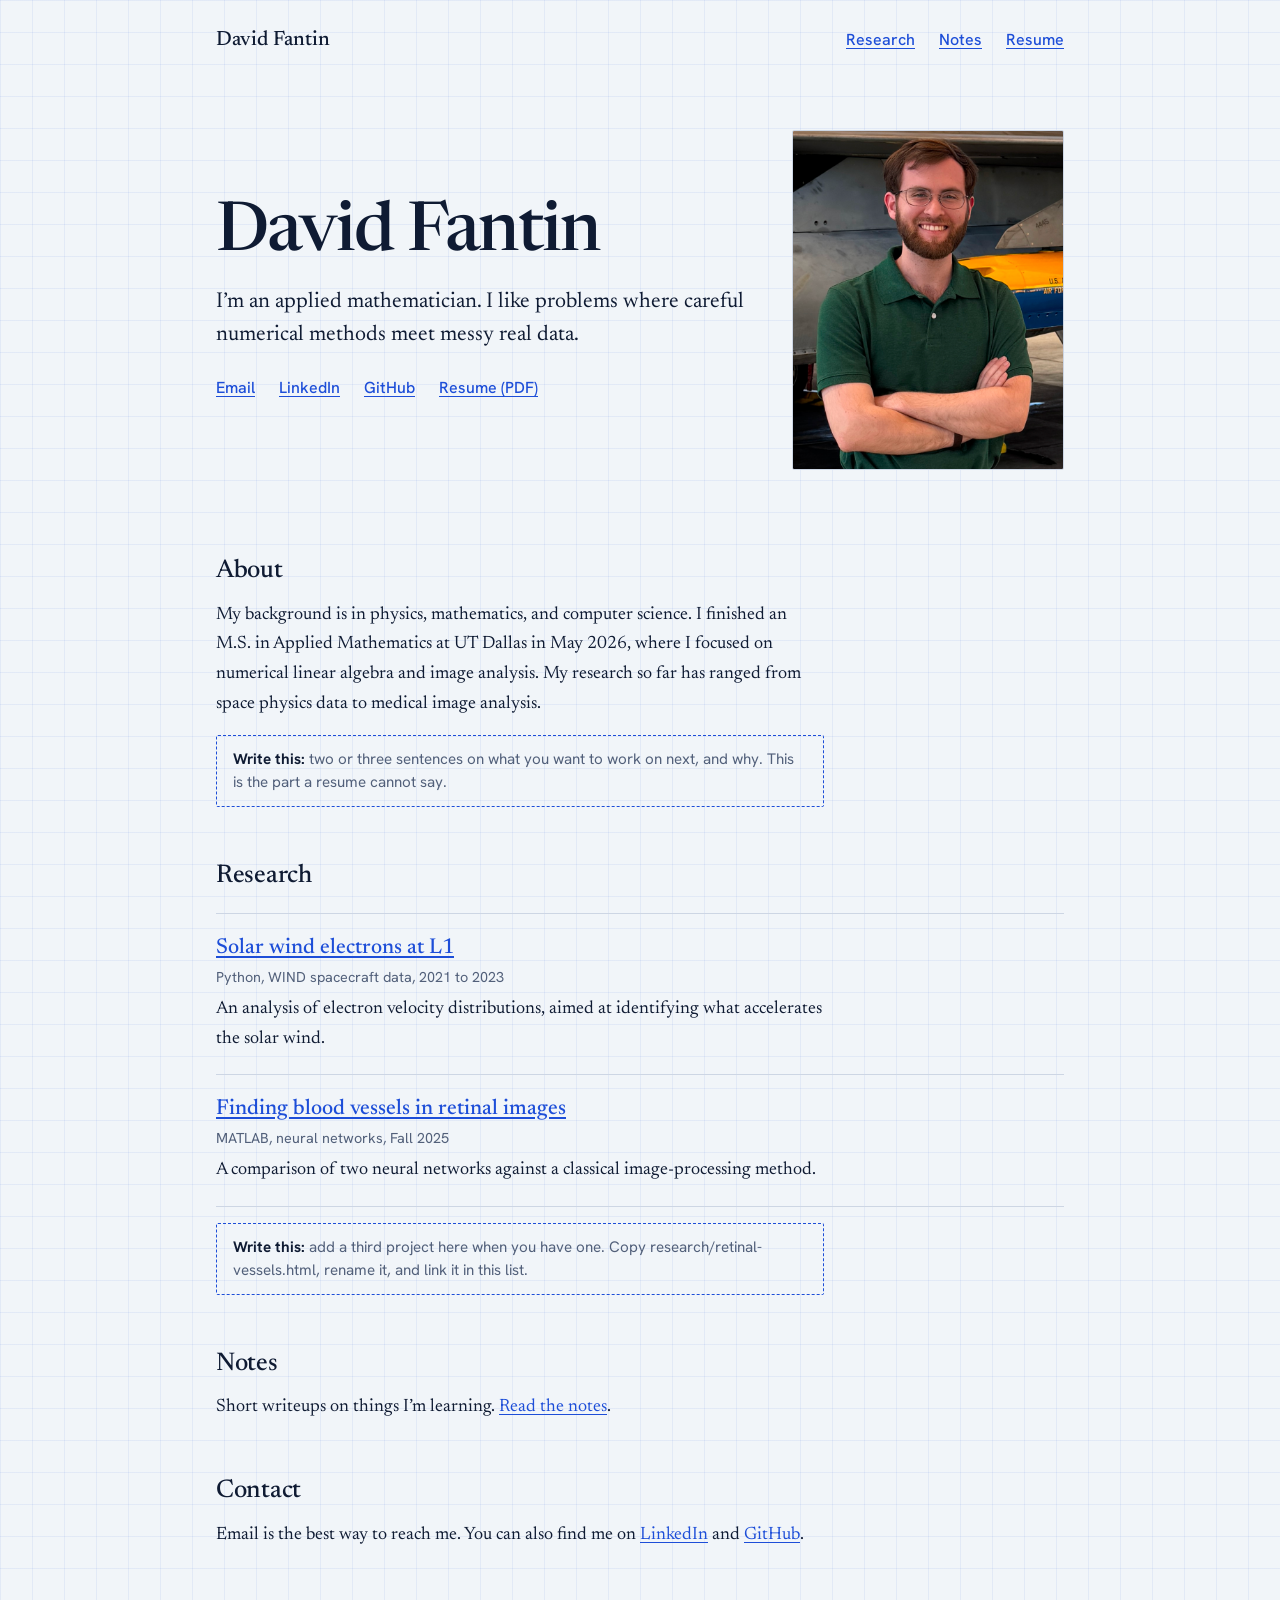
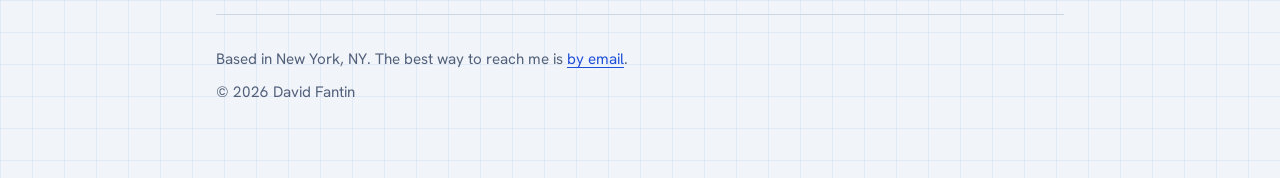
<file: index.html>
<!DOCTYPE html>
<html lang="en">
<head>
<meta charset="utf-8">
<meta name="viewport" content="width=device-width, initial-scale=1">
<title>David Fantin</title>
<meta name="description" content="David Fantin is an applied mathematician whose research covers space physics data, numerical methods, and image analysis.">
<link rel="preconnect" href="https://fonts.googleapis.com">
<link rel="preconnect" href="https://fonts.gstatic.com" crossorigin>
<link href="https://fonts.googleapis.com/css2?family=Hanken+Grotesk:wght@400;500;600&family=Newsreader:ital,opsz,wght@0,6..72,400;0,6..72,500;1,6..72,400&display=swap" rel="stylesheet">
<link rel="stylesheet" href="style.css">
</head>
<body>
<div class="wrap">
<header class="site-nav">
  <a class="name" href="index.html">David Fantin</a>
  <nav aria-label="Main"><ul>
    <li><a href="index.html#research">Research</a></li>
    <li><a href="notes/index.html">Notes</a></li>
    <li><a href="resume.pdf">Resume</a></li>
  </ul></nav>
</header>

<main>
<section class="hero">
  <div>
    <h1>David Fantin</h1>
    <p class="lead">I’m an applied mathematician. I like problems where careful numerical methods meet messy real data.</p>
    <ul class="links">
      <li><a href="mailto:davidfantin.2000@gmail.com">Email</a></li>
      <li><a href="https://linkedin.com/in/djfantin">LinkedIn</a></li>
      <li><a href="https://github.com/DavidFantin">GitHub</a></li>
      <li><a href="resume.pdf">Resume (PDF)</a></li>
    </ul>
  </div>
  <img class="portrait" src="profile-pic.png" alt="Portrait of David Fantin">
  <!-- OPTIONAL ANIMATION: to use it instead of the photo, delete the img above,
       uncomment this figure, the script at the bottom of this file, and the
       ".viz" and ".ctrl" rules in style.css.
  <figure class="viz">
    <canvas id="flow" role="img" aria-label="Animated phase portrait of a damped pendulum: particles spiral toward stable equilibria and away from saddle points"></canvas>
    <label class="ctrl" for="damp">Damping <input id="damp" type="range" min="0.05" max="0.8" step="0.01" value="0.25"> <output id="dampOut" for="damp">0.25</output></label>
    <figcaption>Particles flowing through the phase portrait of a damped pendulum, integrated with a fourth-order Runge–Kutta method. Drag the slider to change the damping.</figcaption>
  </figure>
  -->
</section>

<section id="about">
  <h2>About</h2>
  <p>My background is in physics, mathematics, and computer science. I finished an M.S. in Applied Mathematics at UT Dallas in May 2026, where I focused on numerical linear algebra and image analysis. My research so far has ranged from space physics data to medical image analysis.</p>
  <div class="todo"><strong>Write this:</strong> two or three sentences on what you want to work on next, and why. This is the part a resume cannot say.</div>
</section>

<section id="research">
  <h2>Research</h2>
  <ul class="list">
    <li>
      <h3><a href="research/solar-wind.html">Solar wind electrons at L1</a></h3>
      <p class="small">Python, WIND spacecraft data, 2021 to 2023</p>
      <p>An analysis of electron velocity distributions, aimed at identifying what accelerates the solar wind.</p>
    </li>
    <li>
      <h3><a href="research/retinal-vessels.html">Finding blood vessels in retinal images</a></h3>
      <p class="small">MATLAB, neural networks, Fall 2025</p>
      <p>A comparison of two neural networks against a classical image-processing method.</p>
    </li>
  </ul>
  <div class="todo"><strong>Write this:</strong> add a third project here when you have one. Copy research/retinal-vessels.html, rename it, and link it in this list.</div>
</section>

<section id="notes">
  <h2>Notes</h2>
  <p>Short writeups on things I’m learning. <a href="notes/index.html">Read the notes</a>.</p>
</section>

<section id="contact">
  <h2>Contact</h2>
  <p>Email is the best way to reach me. You can also find me on <a href="https://linkedin.com/in/djfantin">LinkedIn</a> and <a href="https://github.com/DavidFantin">GitHub</a>.</p>
</section>
</main>
<footer>
  <p>Based in New York, NY. The best way to reach me is <a href="mailto:davidfantin.2000@gmail.com">by email</a>.</p>
  <p>© 2026 David Fantin</p>
</footer>
</div>
<!-- OPTIONAL ANIMATION SCRIPT (see the note in the hero section). Uncomment to use.
<script>
(function () {
  var cv = document.getElementById('flow');
  if (!cv) return;
  var ctx = cv.getContext('2d');
  var slider = document.getElementById('damp');
  var out = document.getElementById('dampOut');
  var XR = 4.2, YR = 3.15, TRAIL = 26, N = 240;
  var c = parseFloat(slider.value), W = 0, H = 0, colors = {}, ps = [];
  var reduce = window.matchMedia('(prefers-reduced-motion: reduce)').matches;

  function readColors() {
    var s = getComputedStyle(document.documentElement);
    colors = {
      accent: s.getPropertyValue('--accent').trim(),
      muted: s.getPropertyValue('--muted').trim(),
      ink: s.getPropertyValue('--ink').trim(),
      sans: s.getPropertyValue('--sans').trim()
    };
  }
  function sx(x) { return (x + XR) / (2 * XR) * W; }
  function sy(y) { return (YR - y) / (2 * YR) * H; }

  // One fourth-order Runge-Kutta step for x' = y, y' = -sin(x) - c*y
  function step(p, h) {
    var x = p.x, y = p.y;
    var k1x = y, k1y = -Math.sin(x) - c * y;
    var k2x = y + h / 2 * k1y, k2y = -Math.sin(x + h / 2 * k1x) - c * (y + h / 2 * k1y);
    var k3x = y + h / 2 * k2y, k3y = -Math.sin(x + h / 2 * k2x) - c * (y + h / 2 * k2y);
    var k4x = y + h * k3y, k4y = -Math.sin(x + h * k3x) - c * (y + h * k3y);
    p.x = x + h / 6 * (k1x + 2 * k2x + 2 * k3x + k4x);
    p.y = y + h / 6 * (k1y + 2 * k2y + 2 * k3y + k4y);
  }
  function spawn(p) {
    p.x = (Math.random() * 2 - 1) * XR;
    p.y = (Math.random() * 2 - 1) * YR;
    p.age = 0;
    p.max = 150 + Math.random() * 150;
    p.trail = [];
    return p;
  }
  function drawAxes() {
    ctx.globalAlpha = 0.45;
    ctx.strokeStyle = colors.muted;
    ctx.lineWidth = 1;
    ctx.beginPath();
    ctx.moveTo(0, sy(0)); ctx.lineTo(W, sy(0));
    ctx.moveTo(sx(0), 0); ctx.lineTo(sx(0), H);
    ctx.stroke();
    ctx.globalAlpha = 1;
    ctx.fillStyle = colors.muted;
    ctx.font = 'italic 15px ' + colors.sans;
    ctx.fillText('\u03B8', W - 18, sy(0) - 8);
    ctx.fillText('\u03C9', sx(0) + 8, 16);
    // equilibria: stable at theta = 0, saddles at theta = +/- pi
    ctx.fillStyle = colors.accent;
    ctx.beginPath(); ctx.arc(sx(0), sy(0), 4, 0, 6.2832); ctx.fill();
    ctx.strokeStyle = colors.ink;
    ctx.lineWidth = 1.5;
    [-Math.PI, Math.PI].forEach(function (x) {
      ctx.beginPath(); ctx.arc(sx(x), sy(0), 4, 0, 6.2832); ctx.stroke();
    });
  }
  function strokeTrail(t, alpha) {
    if (t.length < 2) return;
    ctx.globalAlpha = alpha;
    ctx.beginPath();
    ctx.moveTo(t[0][0], t[0][1]);
    for (var i = 1; i < t.length; i++) ctx.lineTo(t[i][0], t[i][1]);
    ctx.stroke();
  }
  function frame() {
    ctx.clearRect(0, 0, W, H);
    drawAxes();
    ctx.strokeStyle = colors.accent;
    ctx.lineWidth = 1.5;
    ctx.lineCap = 'round';
    for (var i = 0; i < ps.length; i++) {
      var p = ps[i];
      step(p, 0.03); step(p, 0.03);
      p.age++;
      if (p.age > p.max || Math.abs(p.x) > XR || Math.abs(p.y) > YR) { spawn(p); continue; }
      p.trail.push([sx(p.x), sy(p.y)]);
      if (p.trail.length > TRAIL) p.trail.shift();
      var fade = Math.min(1, p.age / 15, (p.max - p.age) / 15);
      strokeTrail(p.trail, 0.7 * fade);
    }
    ctx.globalAlpha = 1;
    requestAnimationFrame(frame);
  }
  function drawStatic() {
    ctx.clearRect(0, 0, W, H);
    drawAxes();
    ctx.strokeStyle = colors.accent;
    ctx.lineWidth = 1.5;
    for (var i = 0; i < 9; i++) {
      for (var j = 0; j < 5; j++) {
        var p = { x: -XR + (i + 0.5) * (2 * XR / 9), y: -YR + (j + 0.5) * (2 * YR / 5) };
        var t = [[sx(p.x), sy(p.y)]];
        for (var k = 0; k < 220; k++) {
          step(p, 0.04);
          if (Math.abs(p.x) > XR || Math.abs(p.y) > YR) break;
          t.push([sx(p.x), sy(p.y)]);
        }
        strokeTrail(t, 0.5);
      }
    }
    ctx.globalAlpha = 1;
  }
  function resize() {
    var r = cv.getBoundingClientRect(), dpr = window.devicePixelRatio || 1;
    W = r.width; H = r.height;
    cv.width = Math.round(W * dpr); cv.height = Math.round(H * dpr);
    ctx.setTransform(dpr, 0, 0, dpr, 0, 0);
    if (reduce) drawStatic();
  }

  slider.addEventListener('input', function () {
    c = parseFloat(slider.value);
    out.textContent = c.toFixed(2);
    if (reduce) drawStatic();
  });
  window.matchMedia('(prefers-color-scheme: dark)').addEventListener('change', function () {
    readColors();
    if (reduce) drawStatic();
  });

  readColors();
  for (var i = 0; i < N; i++) { var p = spawn({}); p.age = Math.random() * p.max; ps.push(p); }
  if ('ResizeObserver' in window) new ResizeObserver(resize).observe(cv); else { resize(); window.addEventListener('resize', resize); }
  resize();
  if (!reduce) requestAnimationFrame(frame);
})();
</script>
-->
</body>
</html>
</file>
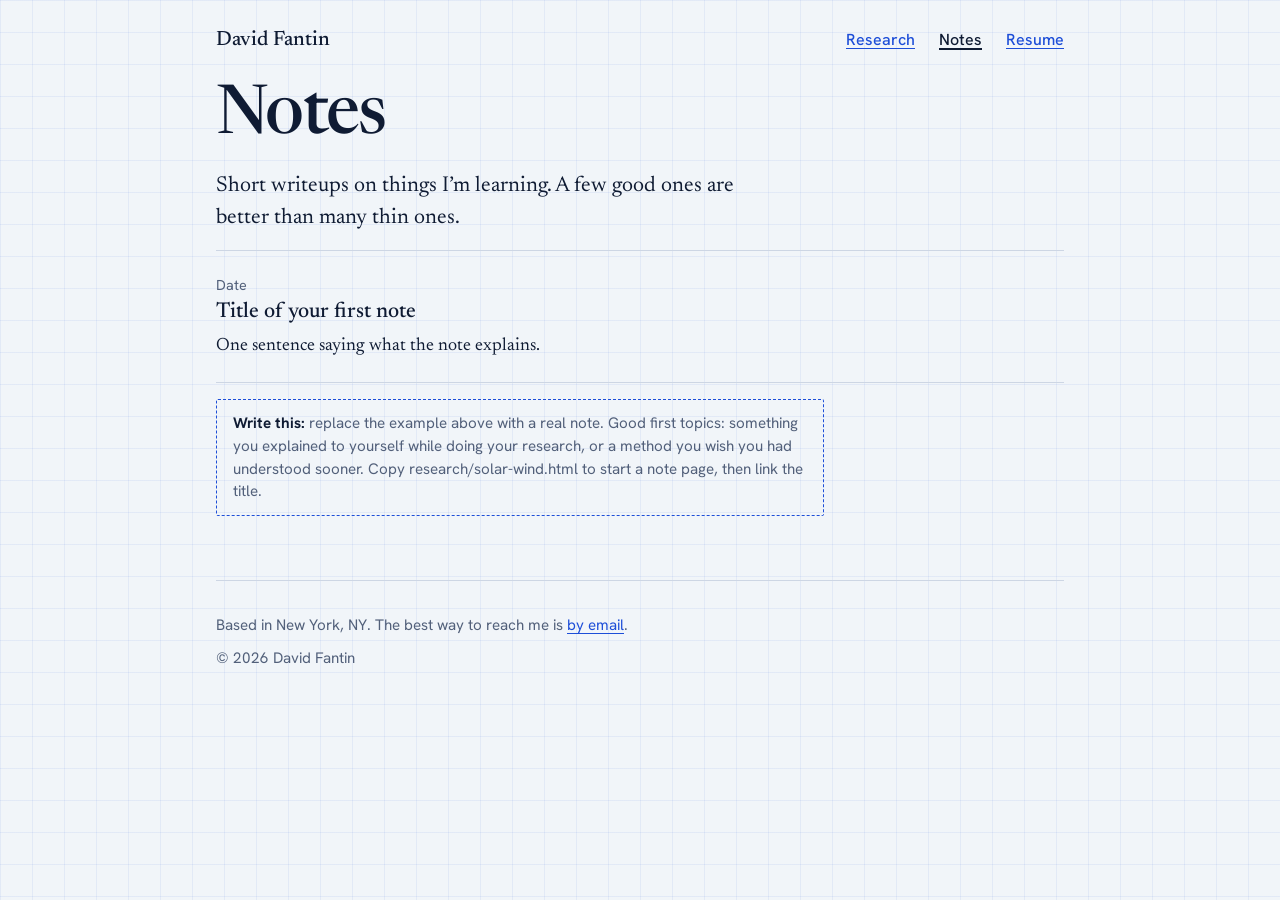
<file: notes/index.html>
<!DOCTYPE html>
<html lang="en">
<head>
<meta charset="utf-8">
<meta name="viewport" content="width=device-width, initial-scale=1">
<title>Notes | David Fantin</title>
<meta name="description" content="Short writeups by David Fantin on things he is learning.">
<link rel="preconnect" href="https://fonts.googleapis.com">
<link rel="preconnect" href="https://fonts.gstatic.com" crossorigin>
<link href="https://fonts.googleapis.com/css2?family=Hanken+Grotesk:wght@400;500;600&family=Newsreader:ital,opsz,wght@0,6..72,400;0,6..72,500;1,6..72,400&display=swap" rel="stylesheet">
<link rel="stylesheet" href="../style.css">
</head>
<body>
<div class="wrap">
<header class="site-nav">
  <a class="name" href="../index.html">David Fantin</a>
  <nav aria-label="Main"><ul>
    <li><a href="../index.html#research">Research</a></li>
    <li><a href="../notes/index.html" aria-current="page">Notes</a></li>
    <li><a href="../resume.pdf">Resume</a></li>
  </ul></nav>
</header>

<main>
<h1>Notes</h1>
<p class="lead">Short writeups on things I’m learning. A few good ones are better than many thin ones.</p>
<ul class="list">
  <li>
    <p class="small">Date</p>
    <h3>Title of your first note</h3>
    <p>One sentence saying what the note explains.</p>
  </li>
</ul>
<div class="todo"><strong>Write this:</strong> replace the example above with a real note. Good first topics: something you explained to yourself while doing your research, or a method you wish you had understood sooner. Copy research/solar-wind.html to start a note page, then link the title.</div>
</main>
<footer>
  <p>Based in New York, NY. The best way to reach me is <a href="mailto:davidfantin.2000@gmail.com">by email</a>.</p>
  <p>© 2026 David Fantin</p>
</footer>
</div>
</body>
</html>
</file>
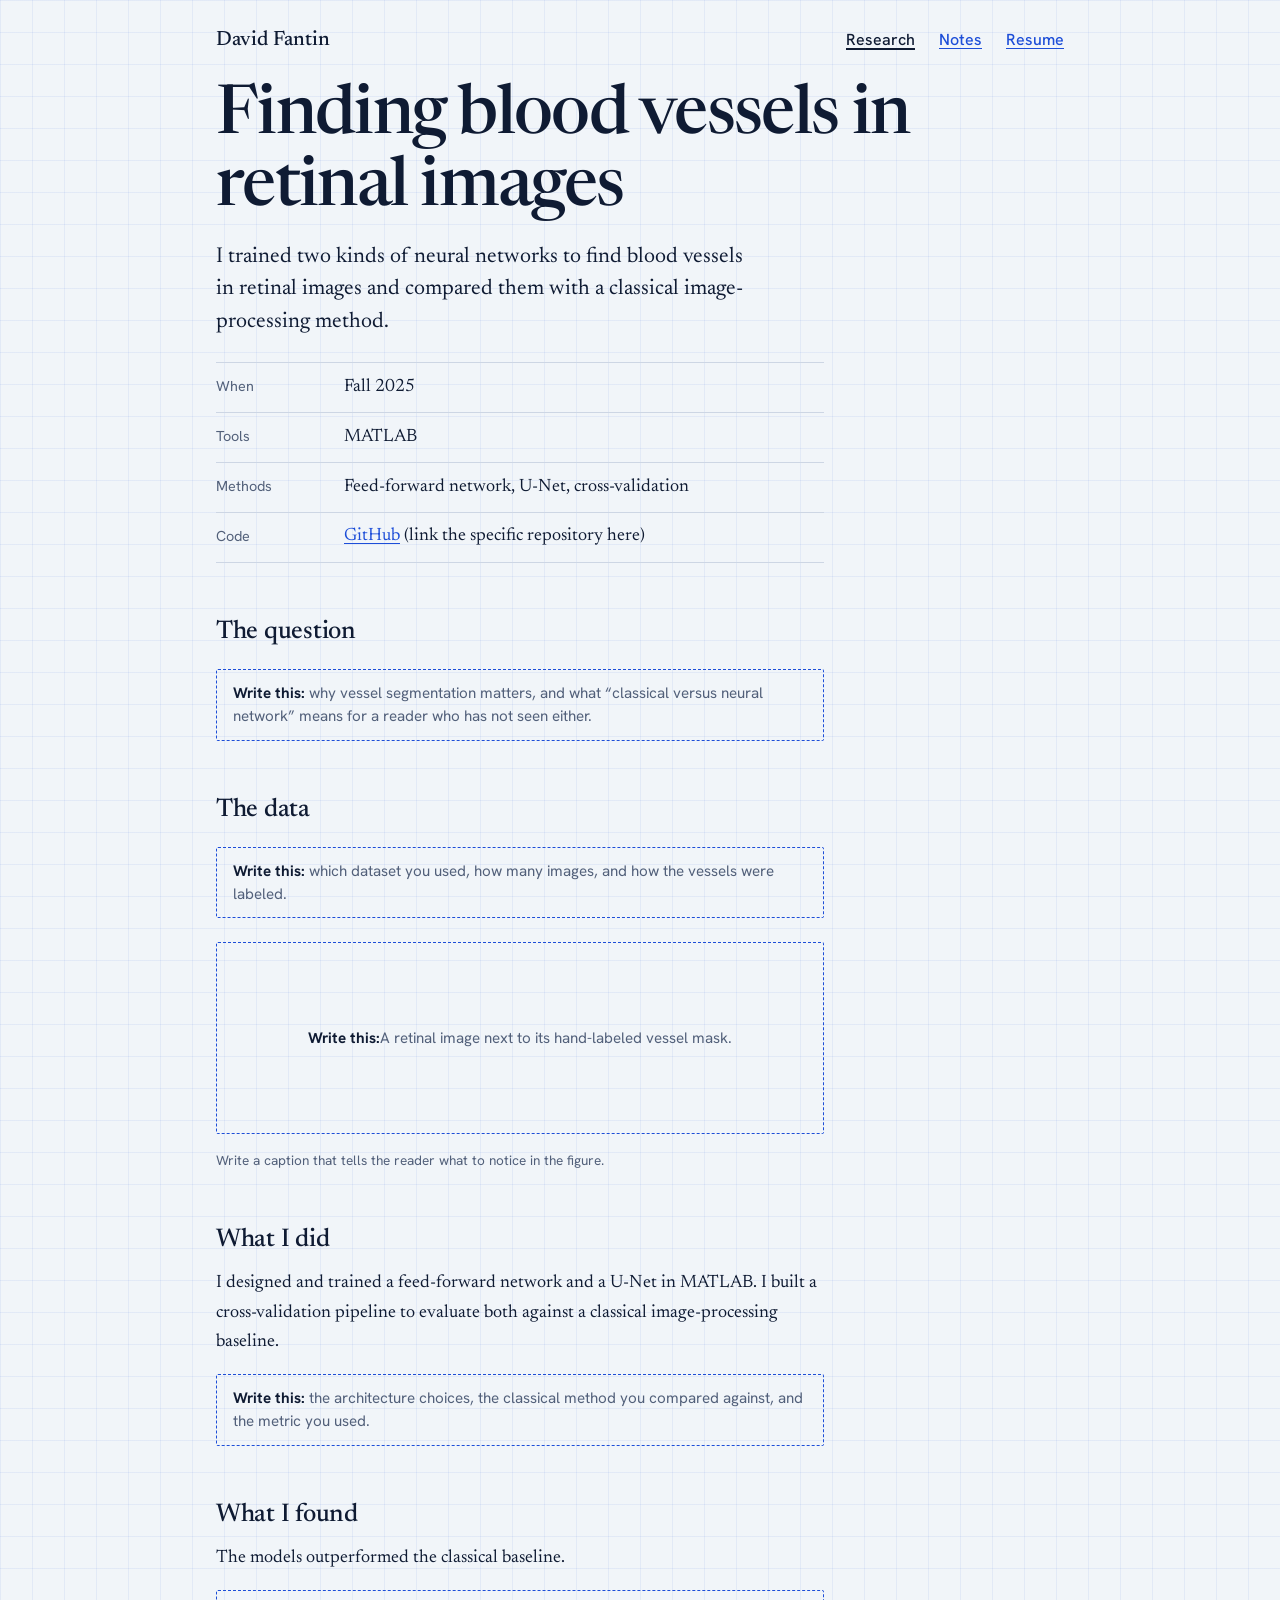
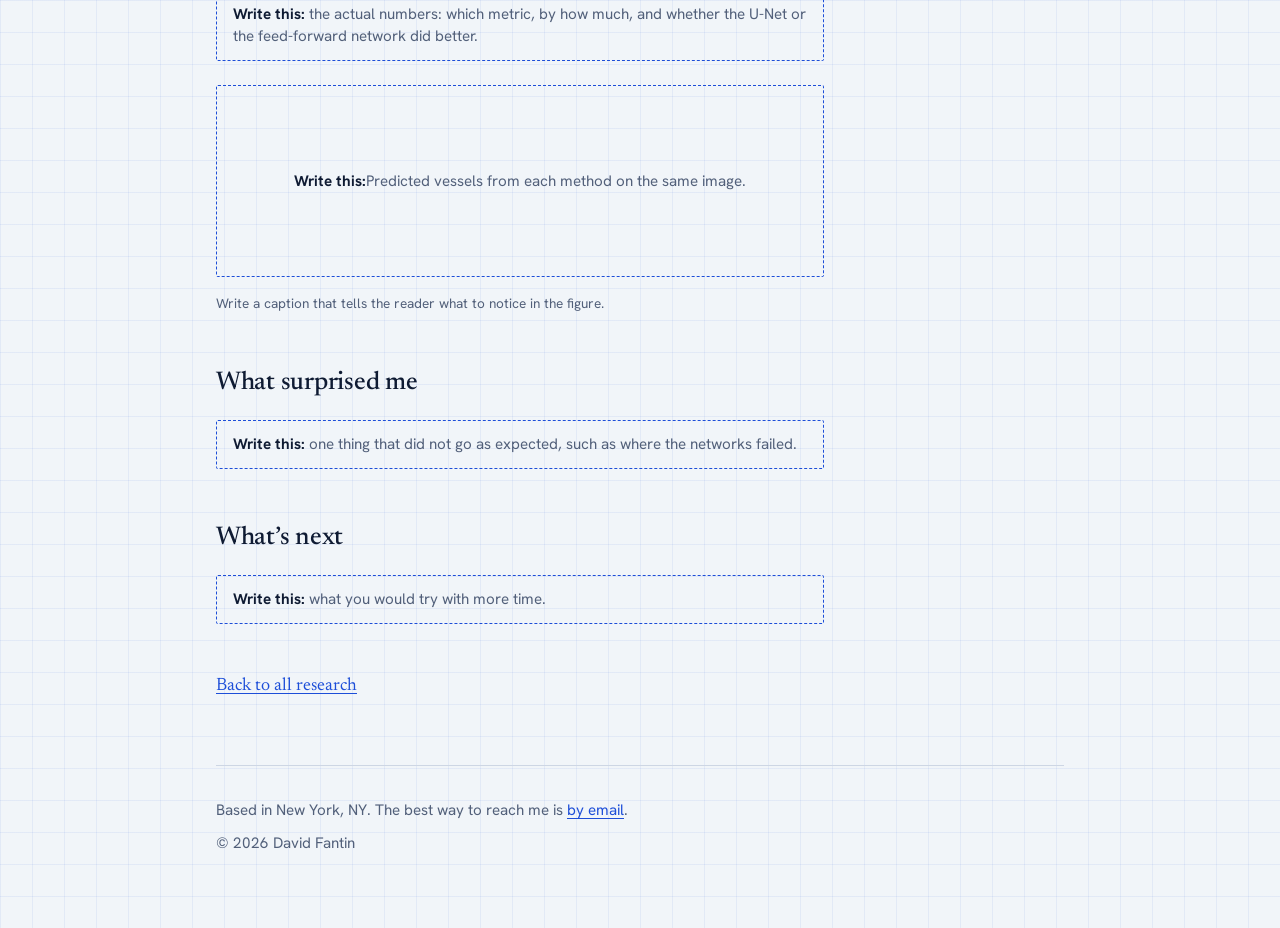
<file: research/retinal-vessels.html>
<!DOCTYPE html>
<html lang="en">
<head>
<meta charset="utf-8">
<meta name="viewport" content="width=device-width, initial-scale=1">
<title>Finding blood vessels in retinal images | David Fantin</title>
<meta name="description" content="A comparison of feed-forward and U-Net neural networks against a classical method for retinal vessel segmentation.">
<link rel="preconnect" href="https://fonts.googleapis.com">
<link rel="preconnect" href="https://fonts.gstatic.com" crossorigin>
<link href="https://fonts.googleapis.com/css2?family=Hanken+Grotesk:wght@400;500;600&family=Newsreader:ital,opsz,wght@0,6..72,400;0,6..72,500;1,6..72,400&display=swap" rel="stylesheet">
<link rel="stylesheet" href="../style.css">
</head>
<body>
<div class="wrap">
<header class="site-nav">
  <a class="name" href="../index.html">David Fantin</a>
  <nav aria-label="Main"><ul>
    <li><a href="../index.html#research" aria-current="page">Research</a></li>
    <li><a href="../notes/index.html">Notes</a></li>
    <li><a href="../resume.pdf">Resume</a></li>
  </ul></nav>
</header>

<main>
<h1>Finding blood vessels in retinal images</h1>
<p class="lead">I trained two kinds of neural networks to find blood vessels in retinal images and compared them with a classical image-processing method.</p>
<dl class="meta"><div><dt>When</dt><dd>Fall 2025</dd></div><div><dt>Tools</dt><dd>MATLAB</dd></div><div><dt>Methods</dt><dd>Feed-forward network, U-Net, cross-validation</dd></div><div><dt>Code</dt><dd><a href="https://github.com/DavidFantin">GitHub</a> (link the specific repository here)</dd></div></dl>

<h2>The question</h2>
<div class="todo"><strong>Write this:</strong> why vessel segmentation matters, and what “classical versus neural network” means for a reader who has not seen either.</div>
<h2>The data</h2>
<div class="todo"><strong>Write this:</strong> which dataset you used, how many images, and how the vessels were labeled.</div><figure><div class="todo fig"><strong>Write this:</strong> A retinal image next to its hand-labeled vessel mask.</div><figcaption>Write a caption that tells the reader what to notice in the figure.</figcaption></figure>
<h2>What I did</h2>
<p>I designed and trained a feed-forward network and a U-Net in MATLAB. I built a cross-validation pipeline to evaluate both against a classical image-processing baseline.</p><div class="todo"><strong>Write this:</strong> the architecture choices, the classical method you compared against, and the metric you used.</div>
<h2>What I found</h2>
<p>The models outperformed the classical baseline.</p><div class="todo"><strong>Write this:</strong> the actual numbers: which metric, by how much, and whether the U-Net or the feed-forward network did better.</div><figure><div class="todo fig"><strong>Write this:</strong> Predicted vessels from each method on the same image.</div><figcaption>Write a caption that tells the reader what to notice in the figure.</figcaption></figure>
<h2>What surprised me</h2>
<div class="todo"><strong>Write this:</strong> one thing that did not go as expected, such as where the networks failed.</div>
<h2>What’s next</h2>
<div class="todo"><strong>Write this:</strong> what you would try with more time.</div>
<p style="margin-top:3rem"><a href="../index.html#research">Back to all research</a></p>
</main>
<footer>
  <p>Based in New York, NY. The best way to reach me is <a href="mailto:davidfantin.2000@gmail.com">by email</a>.</p>
  <p>© 2026 David Fantin</p>
</footer>
</div>
</body>
</html>
</file>
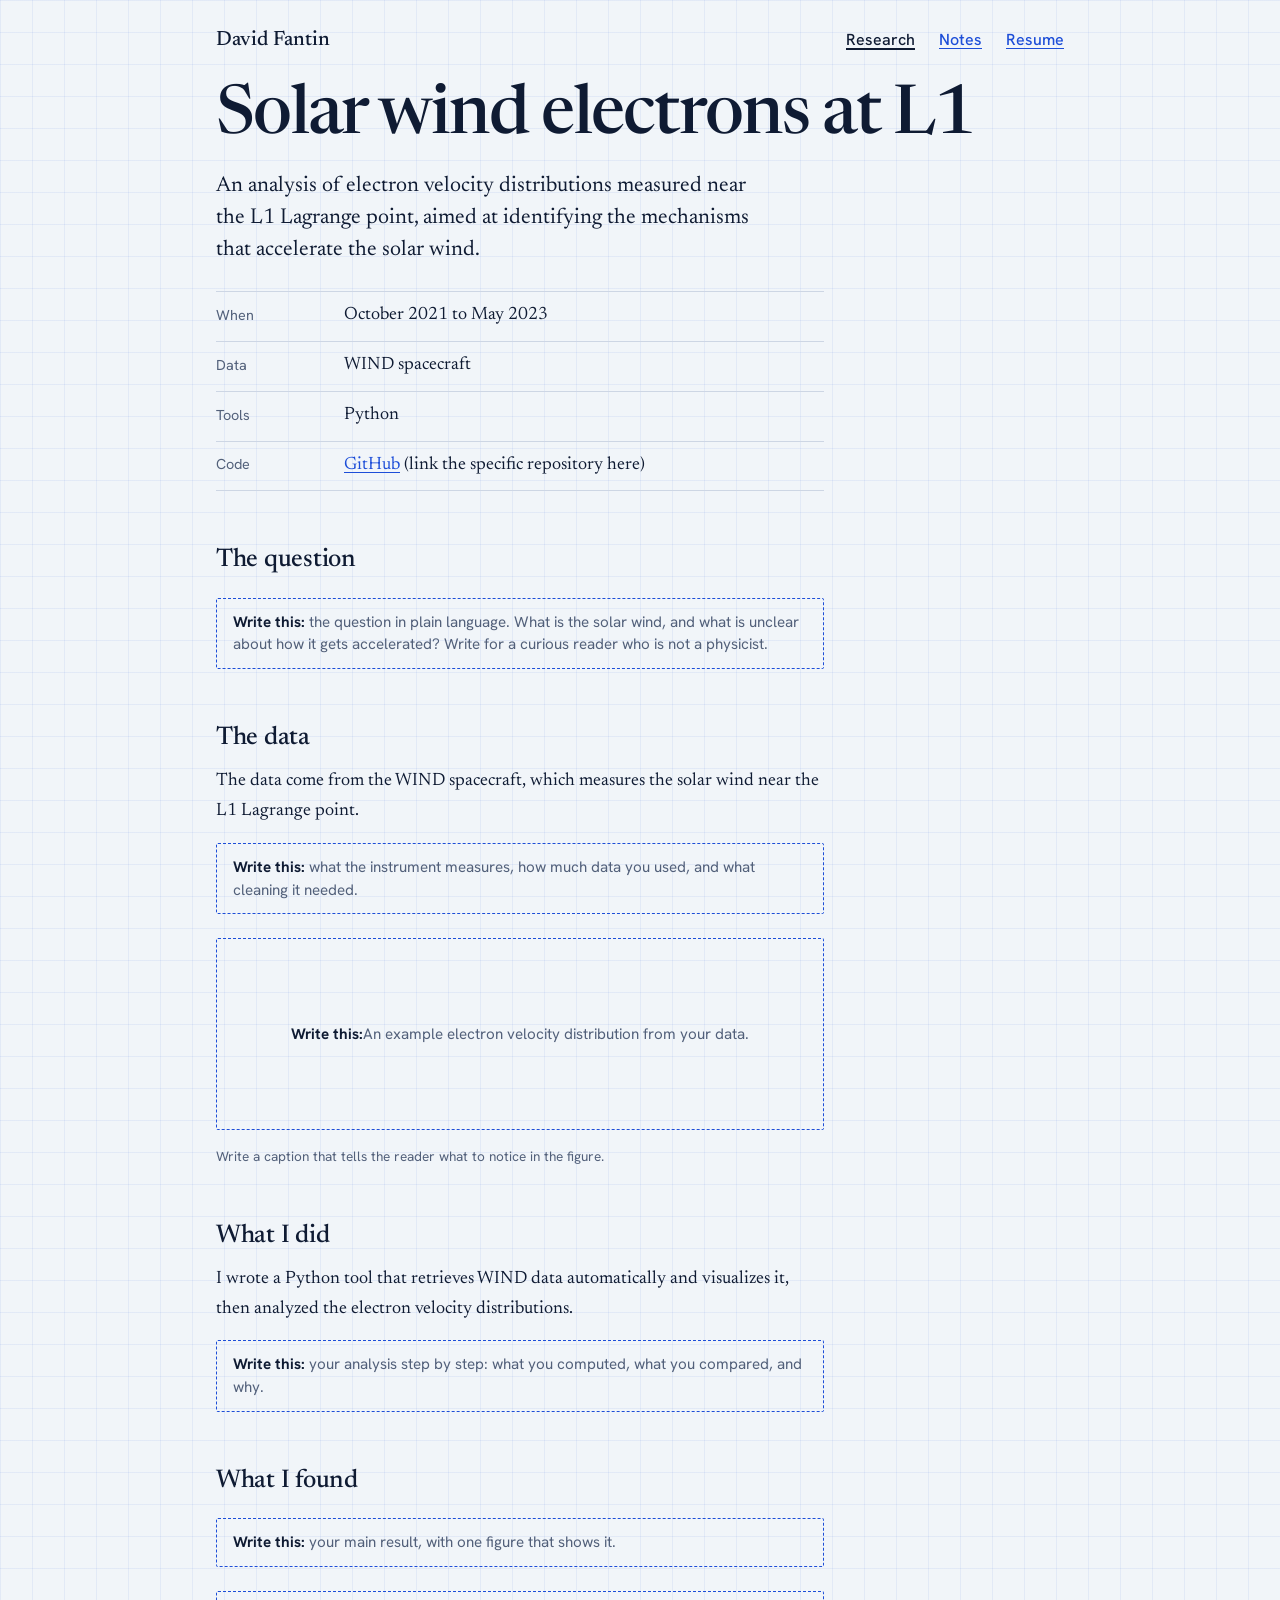
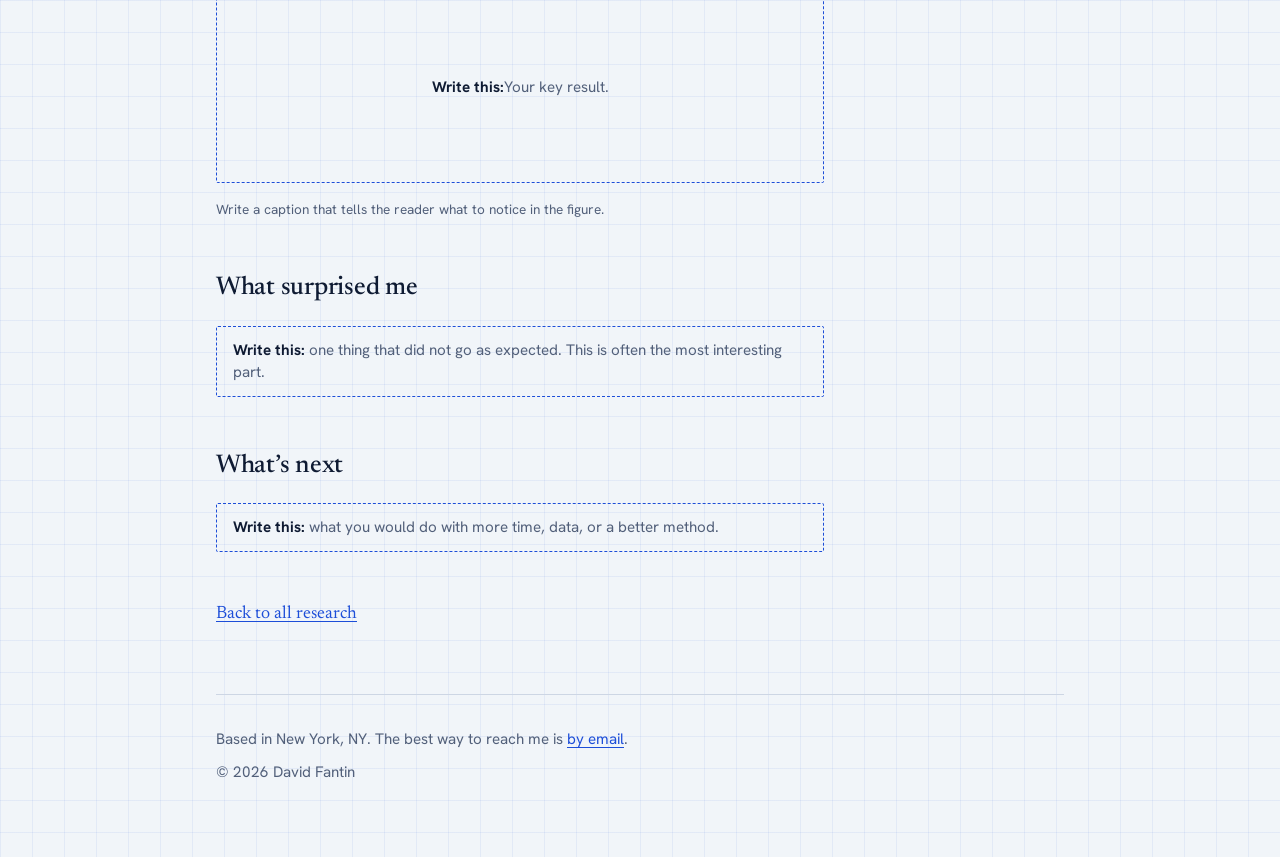
<file: research/solar-wind.html>
<!DOCTYPE html>
<html lang="en">
<head>
<meta charset="utf-8">
<meta name="viewport" content="width=device-width, initial-scale=1">
<title>Solar wind electrons at L1 | David Fantin</title>
<meta name="description" content="An analysis of electron velocity distributions in the solar wind near the L1 Lagrange point.">
<link rel="preconnect" href="https://fonts.googleapis.com">
<link rel="preconnect" href="https://fonts.gstatic.com" crossorigin>
<link href="https://fonts.googleapis.com/css2?family=Hanken+Grotesk:wght@400;500;600&family=Newsreader:ital,opsz,wght@0,6..72,400;0,6..72,500;1,6..72,400&display=swap" rel="stylesheet">
<link rel="stylesheet" href="../style.css">
</head>
<body>
<div class="wrap">
<header class="site-nav">
  <a class="name" href="../index.html">David Fantin</a>
  <nav aria-label="Main"><ul>
    <li><a href="../index.html#research" aria-current="page">Research</a></li>
    <li><a href="../notes/index.html">Notes</a></li>
    <li><a href="../resume.pdf">Resume</a></li>
  </ul></nav>
</header>

<main>
<h1>Solar wind electrons at L1</h1>
<p class="lead">An analysis of electron velocity distributions measured near the L1 Lagrange point, aimed at identifying the mechanisms that accelerate the solar wind.</p>
<dl class="meta"><div><dt>When</dt><dd>October 2021 to May 2023</dd></div><div><dt>Data</dt><dd>WIND spacecraft</dd></div><div><dt>Tools</dt><dd>Python</dd></div><div><dt>Code</dt><dd><a href="https://github.com/DavidFantin">GitHub</a> (link the specific repository here)</dd></div></dl>

<h2>The question</h2>
<div class="todo"><strong>Write this:</strong> the question in plain language. What is the solar wind, and what is unclear about how it gets accelerated? Write for a curious reader who is not a physicist.</div>
<h2>The data</h2>
<p>The data come from the WIND spacecraft, which measures the solar wind near the L1 Lagrange point.</p><div class="todo"><strong>Write this:</strong> what the instrument measures, how much data you used, and what cleaning it needed.</div><figure><div class="todo fig"><strong>Write this:</strong> An example electron velocity distribution from your data.</div><figcaption>Write a caption that tells the reader what to notice in the figure.</figcaption></figure>
<h2>What I did</h2>
<p>I wrote a Python tool that retrieves WIND data automatically and visualizes it, then analyzed the electron velocity distributions.</p><div class="todo"><strong>Write this:</strong> your analysis step by step: what you computed, what you compared, and why.</div>
<h2>What I found</h2>
<div class="todo"><strong>Write this:</strong> your main result, with one figure that shows it.</div><figure><div class="todo fig"><strong>Write this:</strong> Your key result.</div><figcaption>Write a caption that tells the reader what to notice in the figure.</figcaption></figure>
<h2>What surprised me</h2>
<div class="todo"><strong>Write this:</strong> one thing that did not go as expected. This is often the most interesting part.</div>
<h2>What’s next</h2>
<div class="todo"><strong>Write this:</strong> what you would do with more time, data, or a better method.</div>
<p style="margin-top:3rem"><a href="../index.html#research">Back to all research</a></p>
</main>
<footer>
  <p>Based in New York, NY. The best way to reach me is <a href="mailto:davidfantin.2000@gmail.com">by email</a>.</p>
  <p>© 2026 David Fantin</p>
</footer>
</div>
</body>
</html>
</file>
<file: style.css>
:root {
  --paper: #f1f5f9; --ink: #0f1b33; --muted: #52607a; --accent: #1d4ed8;
  --rule: #cdd6e4; --grid: rgba(29, 78, 216, 0.07);
  --serif: "Newsreader", Georgia, "Times New Roman", serif;
  --sans: "Hanken Grotesk", system-ui, -apple-system, "Segoe UI", sans-serif;
}
@media (prefers-color-scheme: dark) {
  :root { --paper: #0e1626; --ink: #e6ecf7; --muted: #9aa8c2; --accent: #7fa6ff; --rule: #26324a; --grid: rgba(127, 166, 255, 0.08); }
}
* { box-sizing: border-box; }
html { scroll-behavior: smooth; }
body {
  margin: 0; background-color: var(--paper);
  background-image: linear-gradient(var(--grid) 1px, transparent 1px), linear-gradient(90deg, var(--grid) 1px, transparent 1px);
  background-size: 32px 32px; color: var(--ink);
  font-family: var(--serif); font-size: 1.125rem; line-height: 1.65;
}
a { color: var(--accent); text-underline-offset: 3px; }
a:focus-visible { outline: 2px solid var(--accent); outline-offset: 3px; border-radius: 2px; }
.wrap { max-width: 56rem; margin: 0 auto; padding: 0 1.5rem; }

/* Navigation */
.site-nav { display: flex; justify-content: space-between; align-items: baseline; flex-wrap: wrap; gap: 0.5rem 1.5rem; padding: 1.5rem 0; font-family: var(--sans); font-weight: 500; font-size: 1rem; }
.site-nav .name { font-family: var(--serif); font-size: 1.3rem; color: var(--ink); text-decoration: none; }
.site-nav ul { display: flex; gap: 1.5rem; list-style: none; margin: 0; padding: 0; }
.site-nav a[aria-current="page"] { color: var(--ink); text-decoration-thickness: 2px; }

/* Typography */
h1 { margin: 0 0 1rem; font-weight: 500; font-size: clamp(2.4rem, 7vw, 4.25rem); line-height: 1.05; letter-spacing: -0.025em; }
h2 { margin: 3rem 0 0.5rem; font-weight: 500; font-size: 1.6rem; letter-spacing: -0.01em; }
h3 { margin: 0; font-weight: 500; font-size: 1.35rem; line-height: 1.35; }
p { margin: 0 0 1rem; max-width: 38rem; }
.lead { font-size: 1.35rem; line-height: 1.5; max-width: 34rem; }
.small { font-family: var(--sans); font-size: 0.9rem; color: var(--muted); }
.links { display: flex; flex-wrap: wrap; gap: 0.5rem 1.5rem; margin: 1.5rem 0 0; padding: 0; list-style: none; font-family: var(--sans); font-weight: 500; font-size: 1rem; }

/* Home hero */
.hero { display: grid; grid-template-columns: 1fr 17rem; gap: 2.5rem; align-items: center; padding: 3rem 0 2rem; }
figure { margin: 1.5rem 0; }
figcaption { font-family: var(--sans); font-size: 0.85rem; color: var(--muted); line-height: 1.5; margin-top: 0.5rem; max-width: 38rem; }
@keyframes draw { to { stroke-dashoffset: 0; } }
@media (prefers-reduced-motion: reduce) { html { scroll-behavior: auto; } }


.portrait { display: block; width: 100%; aspect-ratio: 4 / 5; object-fit: cover; border: 1px solid var(--rule); border-radius: 2px; }

/* OPTIONAL ANIMATION STYLES: uncomment these if you switch from the photo to the animation.
   Also change the .hero columns above to "1.05fr 1fr" so the canvas has room.
.viz canvas { display: block; width: 100%; aspect-ratio: 4 / 3; }
.ctrl { display: flex; align-items: center; gap: 0.75rem; margin-top: 0.5rem; font-family: var(--sans); font-size: 0.9rem; color: var(--muted); }
.ctrl input { flex: 1; accent-color: var(--accent); }
.ctrl output { min-width: 2.5rem; text-align: right; font-variant-numeric: tabular-nums; }
*/

/* Lists of work */
.list { list-style: none; margin: 1rem 0 0; padding: 0; border-top: 1px solid var(--rule); }
.list li { padding: 1.25rem 0; border-bottom: 1px solid var(--rule); }
.list p { margin: 0.35rem 0 0; }
.list .small { margin: 0.15rem 0 0; }

/* Project pages */
.meta { margin: 1.5rem 0 0; border-top: 1px solid var(--rule); max-width: 38rem; }
.meta div { display: grid; grid-template-columns: 7rem 1fr; gap: 0 1rem; padding: 0.6rem 0; border-bottom: 1px solid var(--rule); }
.meta dt { font-family: var(--sans); font-size: 0.9rem; color: var(--muted); padding-top: 0.15rem; }
.meta dd { margin: 0; }
.todo { border: 1.5px dashed var(--accent); border-radius: 2px; padding: 0.75rem 1rem; margin: 1rem 0; max-width: 38rem; font-family: var(--sans); font-size: 0.95rem; color: var(--muted); line-height: 1.5; }
.todo strong { color: var(--ink); }
.todo.fig { min-height: 12rem; display: flex; align-items: center; justify-content: center; text-align: center; }

footer { margin-top: 4rem; border-top: 1px solid var(--rule); padding: 2rem 0 4rem; font-family: var(--sans); font-size: 0.95rem; color: var(--muted); }
footer p { margin: 0 0 0.5rem; }

@media (max-width: 760px) {
  .hero { grid-template-columns: 1fr; padding-top: 1.5rem; }
  .portrait { max-width: 14rem; }
  .meta div { grid-template-columns: 1fr; }
}
</file>
